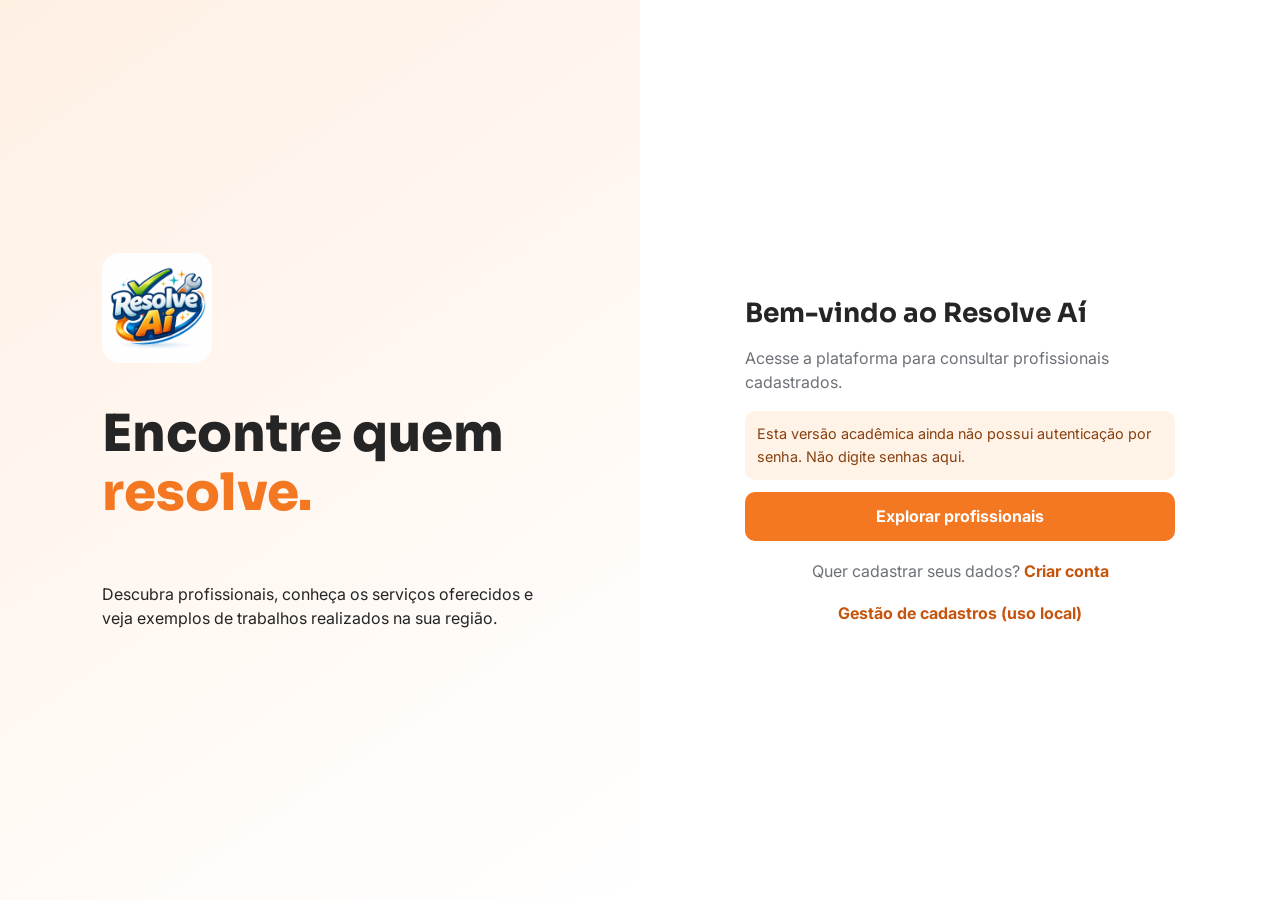
<file: frontend/index.html>
<!doctype html><html lang="pt-BR"><head><meta charset="utf-8"><meta name="viewport" content="width=device-width,initial-scale=1"><meta name="description" content="Encontre profissionais no Resolve Aí"><title>Bem-vindo | Resolve Aí</title><link rel="icon" href="IMG/logo_resolveai.jpeg"><link rel="stylesheet" href="CSS/v1.css"><link rel="stylesheet" href="CSS/api-integration.css"></head><body><main class="auth-layout"><section class="auth-brand-panel"><img src="IMG/logo_resolveai.jpeg" alt="Logo Resolve Aí"><h1>Encontre quem <span>resolve.</span></h1><p>Descubra profissionais, conheça os serviços oferecidos e veja exemplos de trabalhos realizados na sua região.</p></section><section class="auth-side"><section class="auth-card"><h2>Bem-vindo ao Resolve Aí</h2><p>Acesse a plataforma para consultar profissionais cadastrados.</p><div class="notice">Esta versão acadêmica ainda não possui autenticação por senha. Não digite senhas aqui.</div><a class="button button-primary" href="home.html">Explorar profissionais</a><div class="auth-foot">Quer cadastrar seus dados? <a href="register.html">Criar conta</a></div><div class="auth-foot"><a href="gestao.html">Gestão de cadastros (uso local)</a></div></section></section></main></body></html>
</file>
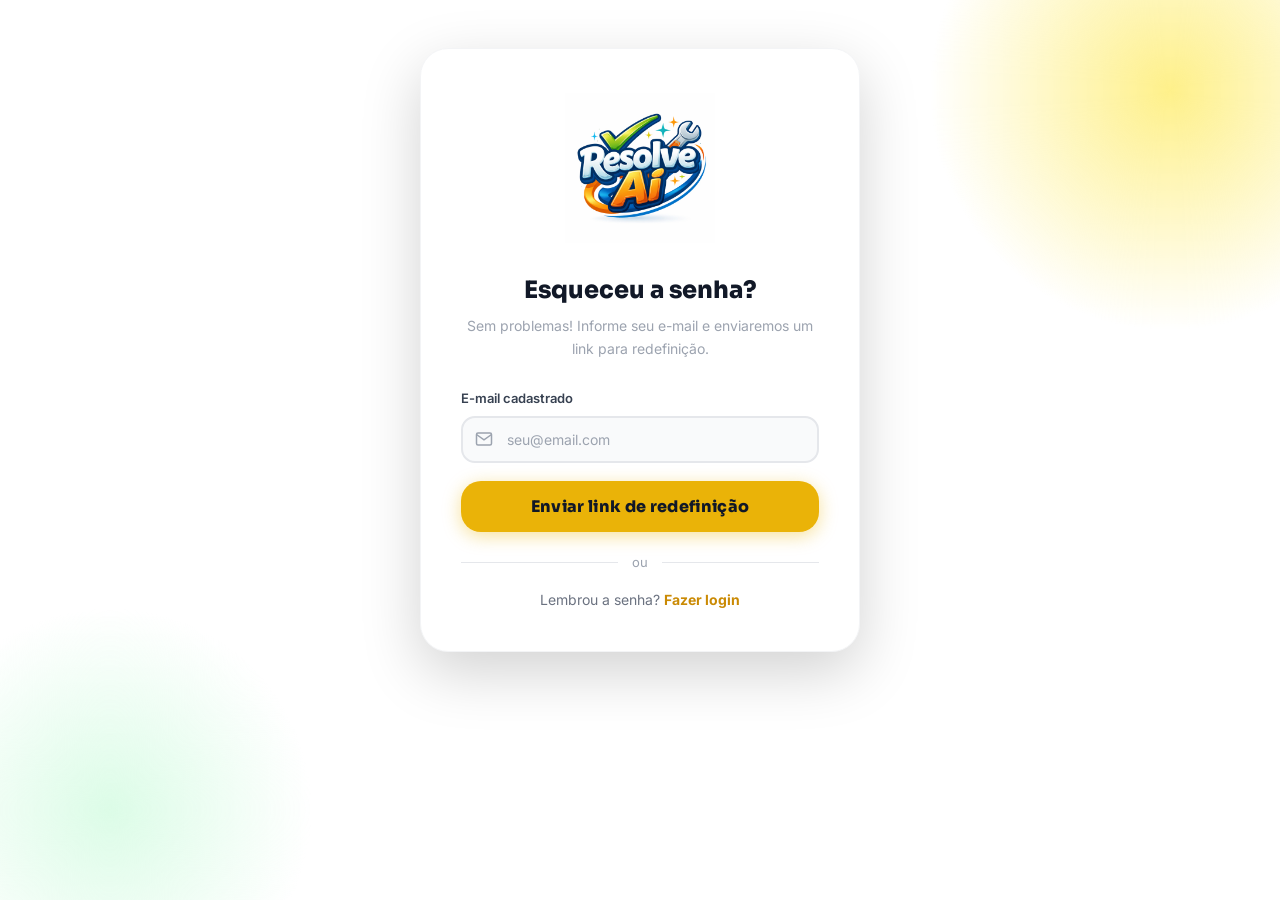
<file: frontend/forgot-password.html>
<!DOCTYPE html>
<html lang="pt-BR">
<head>
  <meta charset="UTF-8" />
  <meta name="viewport" content="width=device-width, initial-scale=1.0" />
  <title>Resolve Aí – Esqueci a senha</title>
  <link rel="icon" type="image/jpeg" href="IMG/logo_resolveai.jpeg" />
  <link rel="stylesheet" href="CSS/style.css" />
  <link rel="stylesheet" href="CSS/login.css" />
  <link href="https://fonts.googleapis.com/css2?family=Sora:wght@400;600;700;800&family=Inter:wght@400;500;600;700&display=swap" rel="stylesheet" />
  <link rel="stylesheet" href="CSS/page-transition.css" />
</head>
<body class="auth-body">

  <div class="auth-bg-shape shape-1"></div>
  <div class="auth-bg-shape shape-2"></div>

  <main class="auth-card">
    <div class="logo-wrap">
      <img src="IMG/logo_resolveai.jpeg" alt="Resolve Aí" class="logo-img" />
    </div>

    <div id="stepRequest">
      <h1 class="auth-title">Esqueceu a senha?</h1>
      <p class="auth-subtitle">Sem problemas! Informe seu e-mail e enviaremos um link para redefinição.</p>

      <div class="input-group">
        <label for="resetEmail">E-mail cadastrado</label>
        <div class="input-wrapper">
          <svg class="input-icon" viewBox="0 0 24 24" fill="none" stroke="currentColor" stroke-width="2"><path d="M4 4h16c1.1 0 2 .9 2 2v12c0 1.1-.9 2-2 2H4c-1.1 0-2-.9-2-2V6c0-1.1.9-2 2-2z"/><polyline points="22,6 12,13 2,6"/></svg>
          <input type="email" id="resetEmail" placeholder="seu@email.com" autocomplete="email" />
        </div>
      </div>

      <button class="btn-primary" style="width:100%" onclick="handleForgotPassword()">Enviar link de redefinição</button>
    </div>

    <div id="stepSuccess" style="display:none; text-align:center;">
      <div style="font-size:56px; margin-bottom:16px;">📬</div>
      <h1 class="auth-title">E-mail enviado!</h1>
      <p class="auth-subtitle" style="margin-bottom:28px">Verifique sua caixa de entrada e siga as instruções para redefinir sua senha.</p>
      <button class="btn-primary" style="width:100%" onclick="window.location.href='index.html'">Voltar ao login</button>
    </div>

    <div class="auth-divider"><span>ou</span></div>

    <p class="auth-switch">
      Lembrou a senha?
      <a href="index.html" class="link-accent">Fazer login</a>
    </p>
  </main>

  <script src="JS/auth.js"></script>
  <script src="JS/forgot-password.js"></script>
  <script src="JS/page-transition.js"></script>
</body>
</html>
</file>
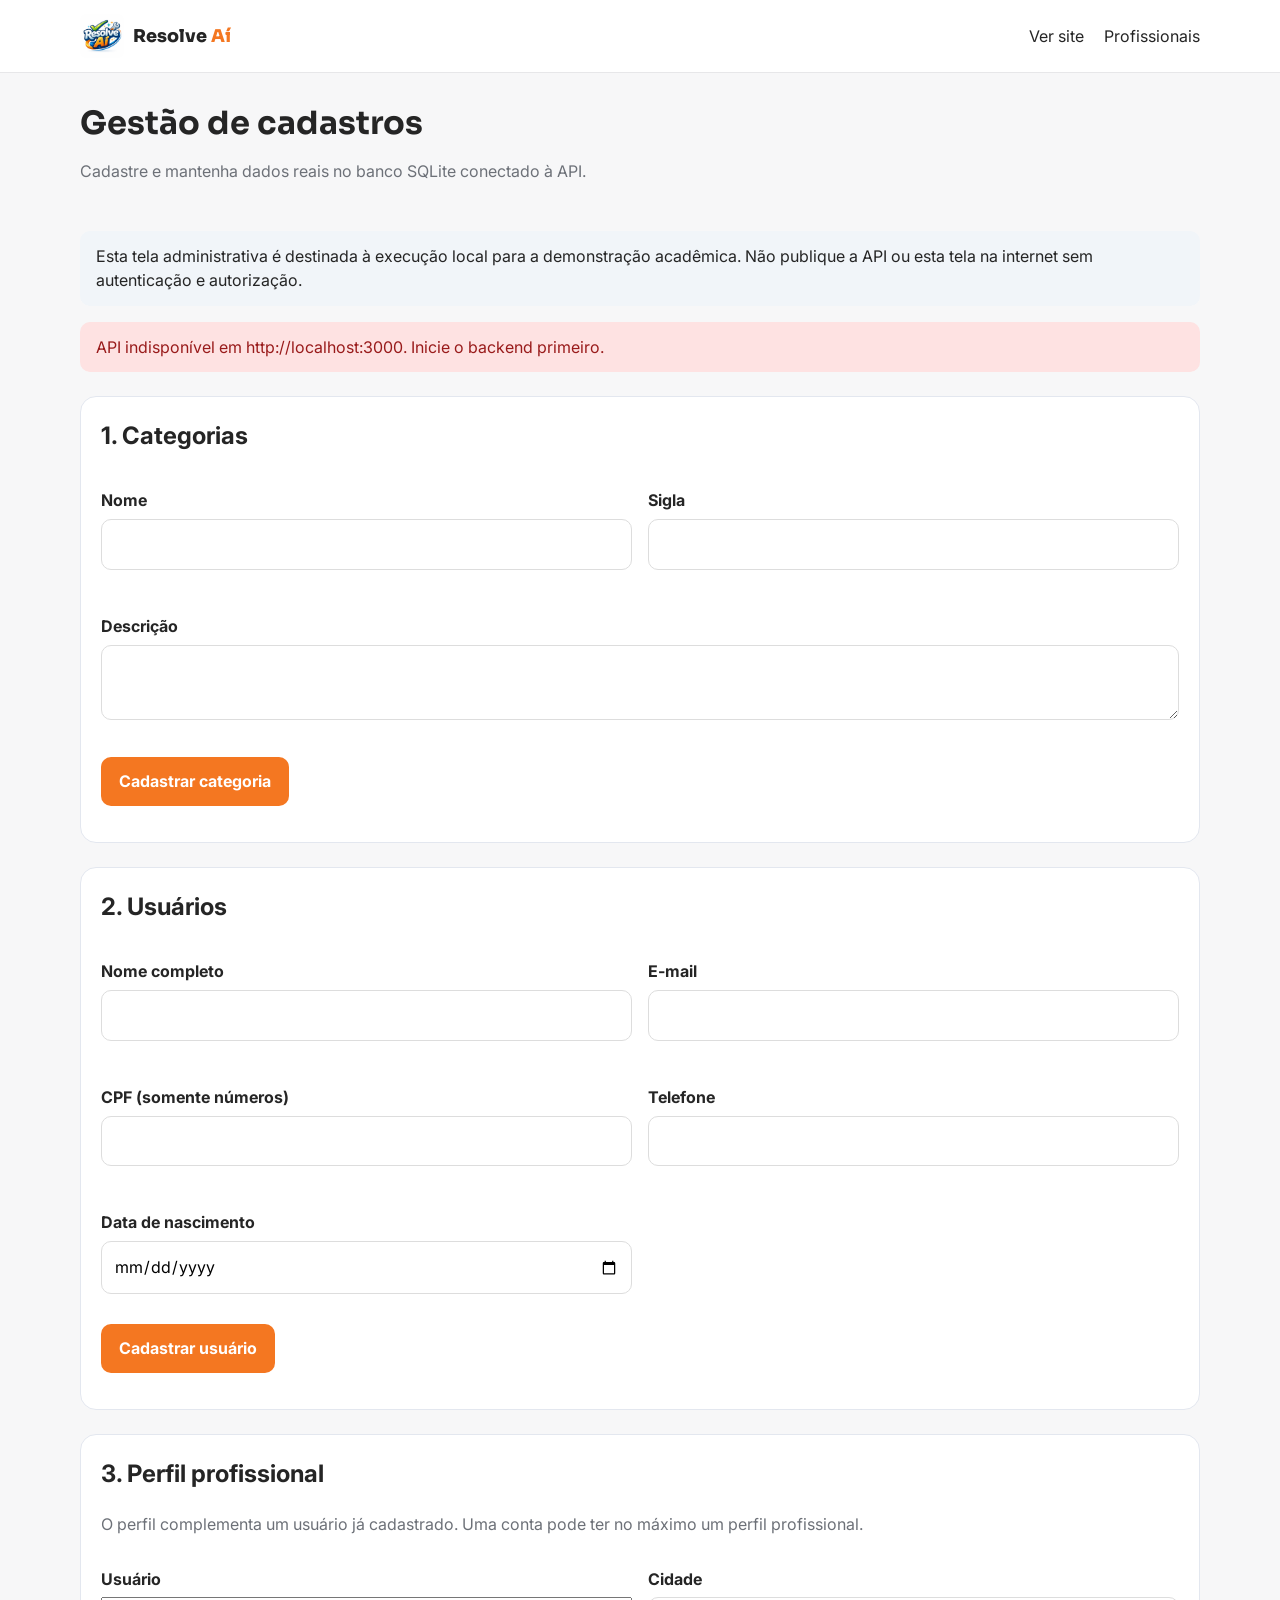
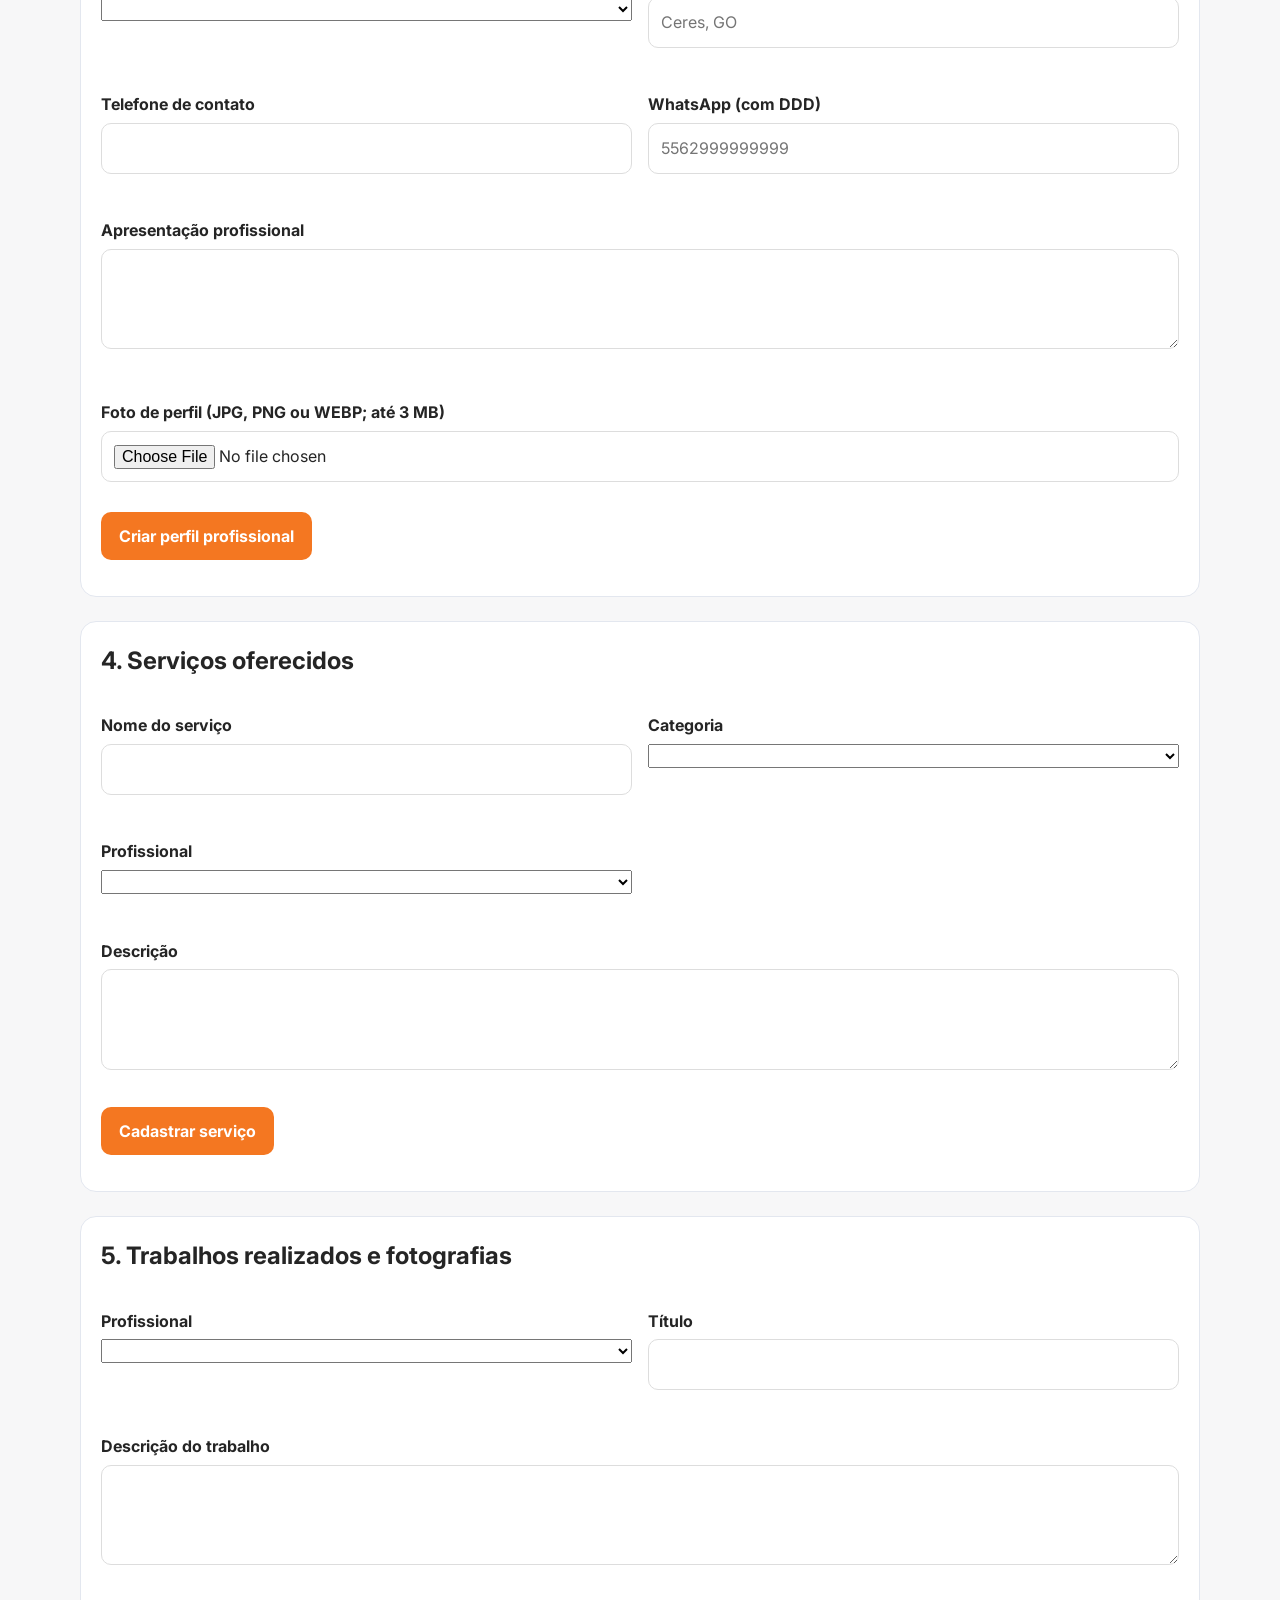
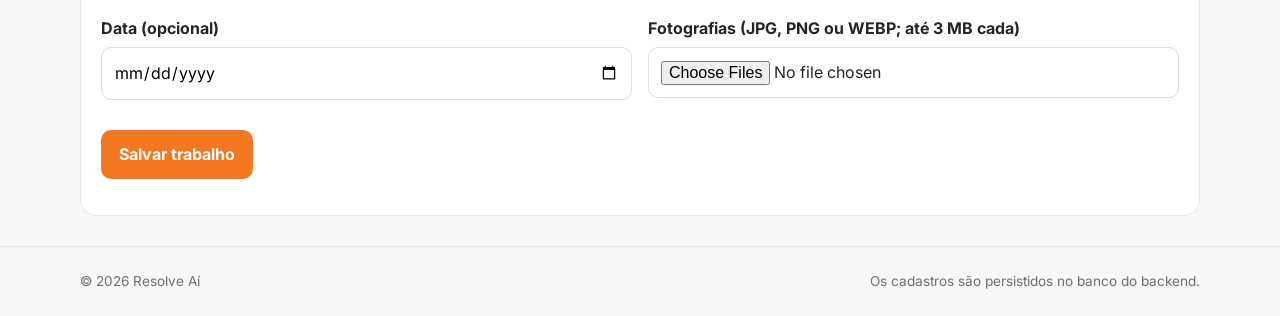
<file: frontend/gestao.html>
<!doctype html>
<html lang="pt-BR"><head><meta charset="utf-8"><meta name="viewport" content="width=device-width,initial-scale=1"><title>Gestão de cadastros | Resolve Aí</title><link rel="icon" href="IMG/logo_resolveai.jpeg"><link rel="stylesheet" href="CSS/v1.css"><link rel="stylesheet" href="CSS/api-integration.css"></head>
<body><header class="site-header"><div class="container header-inner"><a class="brand" href="home.html"><img src="IMG/logo_resolveai.jpeg" alt=""><span>Resolve <em>Aí</em></span></a><nav class="nav"><a href="home.html">Ver site</a><a href="resultados.html">Profissionais</a></nav></div></header>
<main class="container"><section class="page-title"><h1>Gestão de cadastros</h1><p>Cadastre e mantenha dados reais no banco SQLite conectado à API.</p></section>
<div class="api-status">Esta tela administrativa é destinada à execução local para a demonstração acadêmica. Não publique a API ou esta tela na internet sem autenticação e autorização.</div><div id="adminStatus" class="api-status" role="status">Conectando à API…</div>
<section class="api-admin-section"><h2>1. Categorias</h2><form id="categoryForm" class="api-form-grid"><div class="field"><label for="catName">Nome</label><input id="catName" required maxlength="80"></div><div class="field"><label for="catSigla">Sigla</label><input id="catSigla" required maxlength="12"></div><div class="field full"><label for="catDescription">Descrição</label><textarea id="catDescription" rows="2"></textarea></div><div class="full"><button class="button button-primary">Cadastrar categoria</button></div></form><div id="categoryList" class="api-admin-list"></div></section>
<section class="api-admin-section"><h2>2. Usuários</h2><form id="userForm" class="api-form-grid"><div class="field"><label for="userName">Nome completo</label><input id="userName" required maxlength="120"></div><div class="field"><label for="userEmail">E-mail</label><input id="userEmail" type="email" required maxlength="160"></div><div class="field"><label for="userCpf">CPF (somente números)</label><input id="userCpf" inputmode="numeric" minlength="11" maxlength="14" required></div><div class="field"><label for="userPhone">Telefone</label><input id="userPhone" maxlength="25"></div><div class="field"><label for="userBirth">Data de nascimento</label><input id="userBirth" type="date"></div><div class="full"><button class="button button-primary">Cadastrar usuário</button></div></form><div id="userList" class="api-admin-list"></div></section>
<section class="api-admin-section"><h2>3. Perfil profissional</h2><p class="muted">O perfil complementa um usuário já cadastrado. Uma conta pode ter no máximo um perfil profissional.</p><form id="professionalForm" class="api-form-grid"><div class="field"><label for="professionalUser">Usuário</label><select id="professionalUser" required></select></div><div class="field"><label for="professionalCity">Cidade</label><input id="professionalCity" required maxlength="100" placeholder="Ceres, GO"></div><div class="field"><label for="professionalPhone">Telefone de contato</label><input id="professionalPhone" maxlength="25"></div><div class="field"><label for="professionalWhatsapp">WhatsApp (com DDD)</label><input id="professionalWhatsapp" maxlength="25" placeholder="5562999999999"></div><div class="field full"><label for="professionalBio">Apresentação profissional</label><textarea id="professionalBio" rows="3" maxlength="1500"></textarea></div><div class="field full"><label for="professionalPhoto">Foto de perfil (JPG, PNG ou WEBP; até 3 MB)</label><input id="professionalPhoto" type="file" accept="image/jpeg,image/png,image/webp"></div><div class="full"><button class="button button-primary">Criar perfil profissional</button></div></form><div id="professionalList" class="api-admin-list"></div></section>
<section class="api-admin-section"><h2>4. Serviços oferecidos</h2><form id="serviceForm" class="api-form-grid"><div class="field"><label for="serviceName">Nome do serviço</label><input id="serviceName" required maxlength="120"></div><div class="field"><label for="serviceCategory">Categoria</label><select id="serviceCategory" required></select></div><div class="field"><label for="serviceProfessional">Profissional</label><select id="serviceProfessional" required></select></div><div class="field full"><label for="serviceDescription">Descrição</label><textarea id="serviceDescription" rows="3" required maxlength="1500"></textarea></div><div class="full"><button class="button button-primary">Cadastrar serviço</button></div></form><div id="serviceList" class="api-admin-list"></div></section>
<section class="api-admin-section"><h2>5. Trabalhos realizados e fotografias</h2><form id="workForm" class="api-form-grid"><div class="field"><label for="workProfessional">Profissional</label><select id="workProfessional" required></select></div><div class="field"><label for="workTitle">Título</label><input id="workTitle" required maxlength="120"></div><div class="field full"><label for="workDescription">Descrição do trabalho</label><textarea id="workDescription" rows="3" required maxlength="1500"></textarea></div><div class="field"><label for="workDate">Data (opcional)</label><input id="workDate" type="date"></div><div class="field"><label for="workImages">Fotografias (JPG, PNG ou WEBP; até 3 MB cada)</label><input id="workImages" type="file" accept="image/jpeg,image/png,image/webp" multiple></div><div class="full"><button class="button button-primary">Salvar trabalho</button></div></form><div id="workList" class="api-admin-list"></div></section>
</main><footer class="footer"><div class="container footer-inner"><span>© 2026 Resolve Aí</span><span>Os cadastros são persistidos no banco do backend.</span></div></footer><script src="JS/api-config.js"></script><script src="JS/admin-v1.js"></script></body></html>
</file>
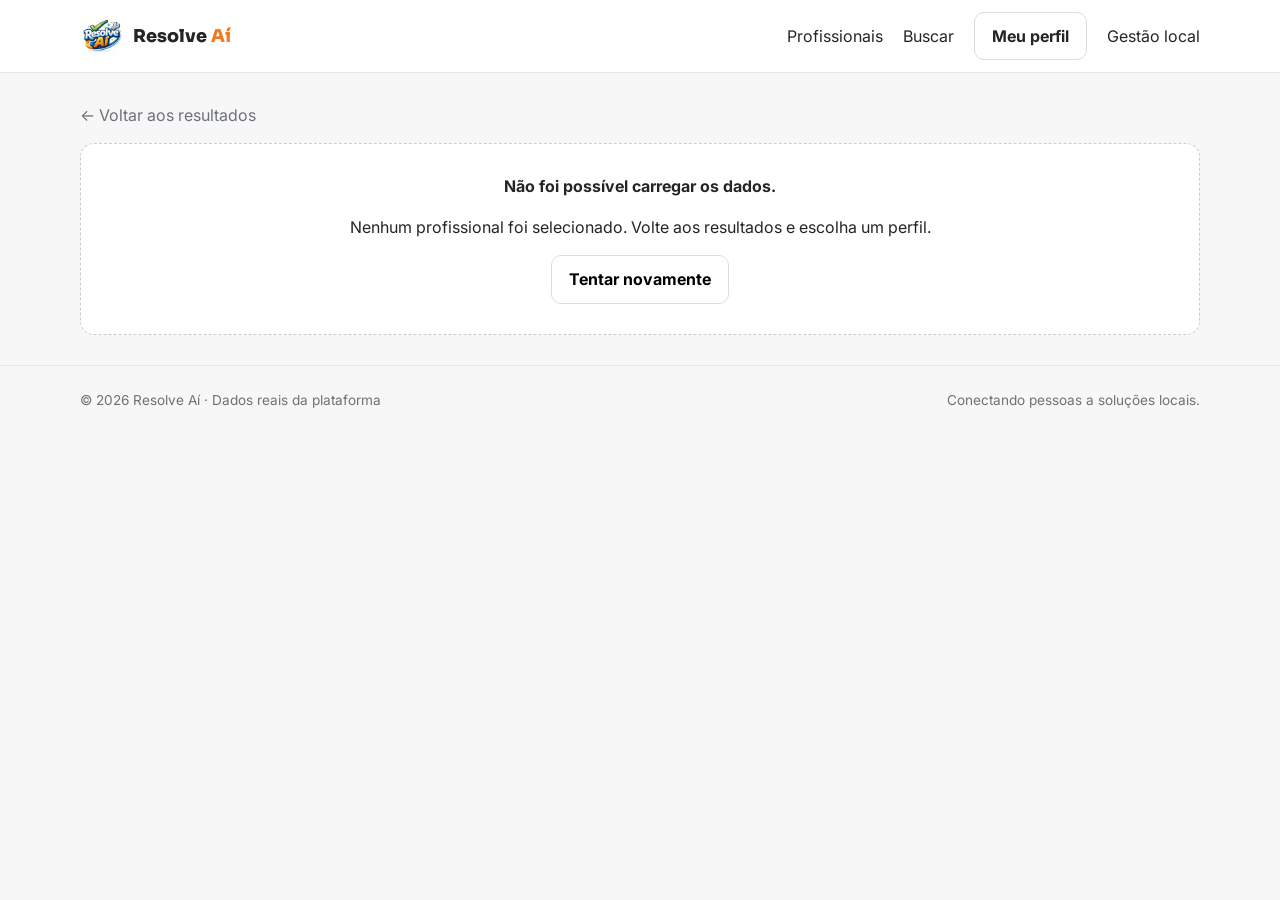
<file: frontend/prestador-perfil.html>
<!doctype html><html lang="pt-BR"><head><meta charset="utf-8"><meta name="viewport" content="width=device-width,initial-scale=1"><meta name="description" content="Encontre profissionais no Resolve Aí"><title>Perfil profissional | Resolve Aí</title><link rel="icon" href="IMG/logo_resolveai.jpeg"><link rel="stylesheet" href="CSS/v1.css"><link rel="stylesheet" href="CSS/api-integration.css"></head><body><header class="site-header"><div class="container header-inner"><a class="brand" href="home.html"><img src="IMG/logo_resolveai.jpeg" alt=""><span>Resolve <em>Aí</em></span></a><nav class="nav" aria-label="Principal"><a href="home.html#profissionais">Profissionais</a><a href="home.html#busca">Buscar</a><a class="button button-outline" href="profile.html">Meu perfil</a><a href="gestao.html">Gestão local</a></nav></div></header><main class="container"><section class="page-title"><a href="resultados.html" class="muted">← Voltar aos resultados</a></section><div id="professionalProfile"></div></main><footer class="footer"><div class="container footer-inner"><span>© 2026 Resolve Aí · Dados reais da plataforma</span><span>Conectando pessoas a soluções locais.</span></div></footer><script src="JS/api-config.js"></script><script src="JS/api-v1.js"></script></body></html>
</file>
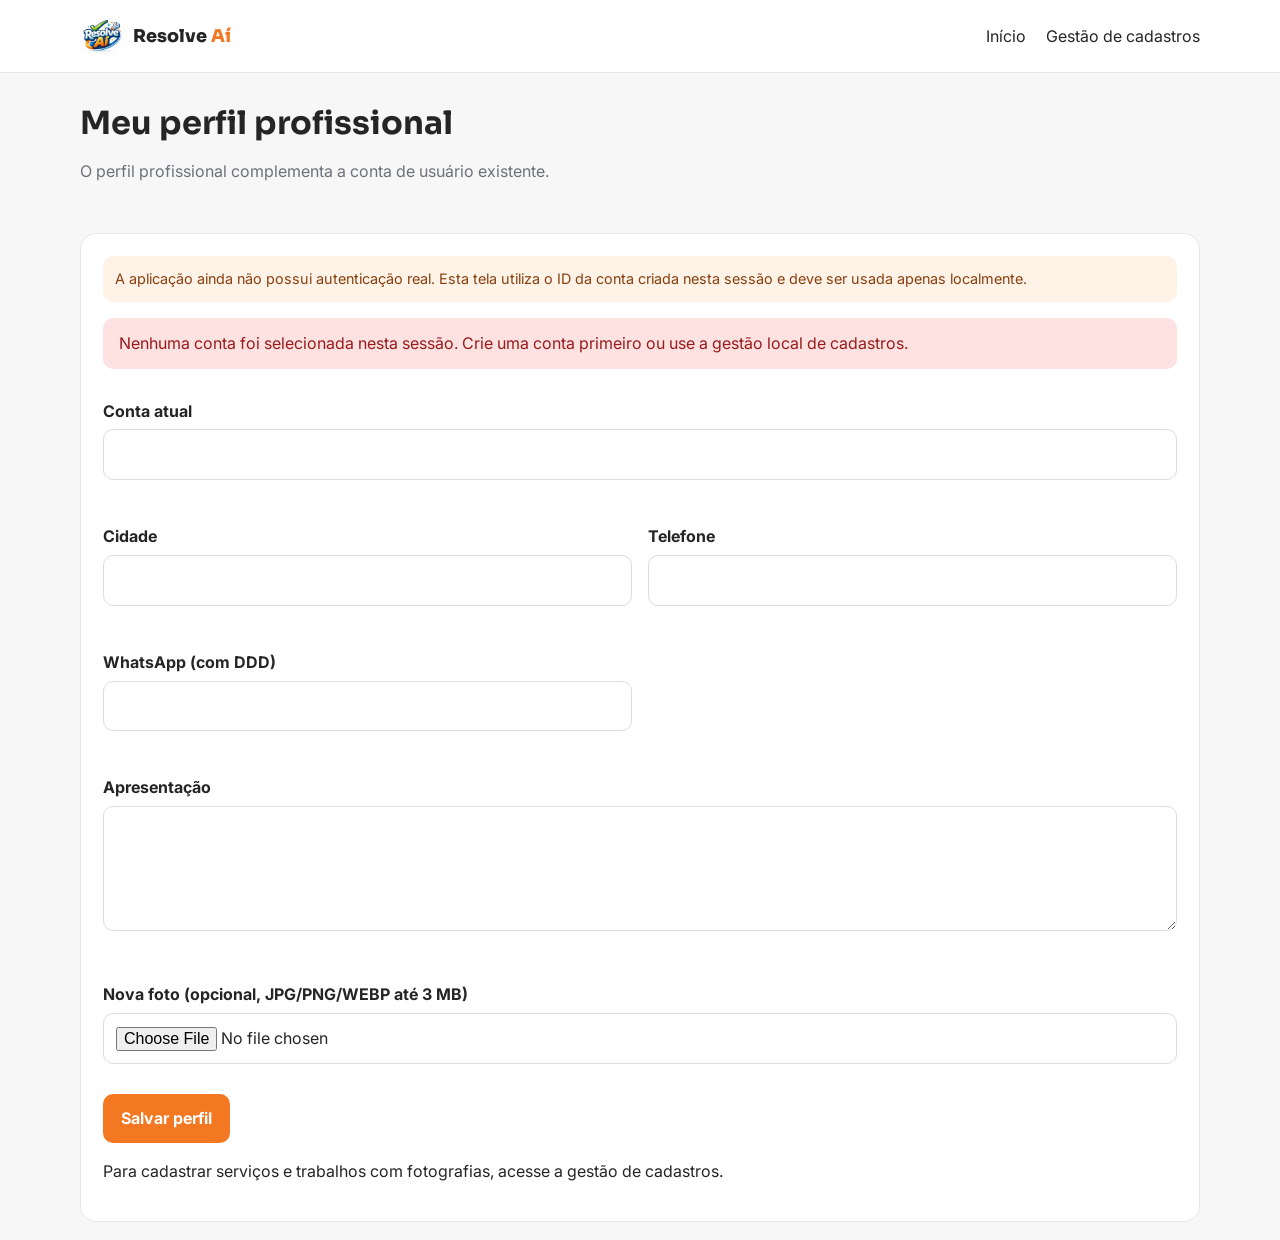
<file: frontend/profile.html>
<!doctype html><html lang="pt-BR"><head><meta charset="utf-8"><meta name="viewport" content="width=device-width,initial-scale=1"><title>Meu perfil profissional | Resolve Aí</title><link rel="icon" href="IMG/logo_resolveai.jpeg"><link rel="stylesheet" href="CSS/v1.css"><link rel="stylesheet" href="CSS/api-integration.css"></head><body><header class="site-header"><div class="container header-inner"><a class="brand" href="home.html"><img src="IMG/logo_resolveai.jpeg" alt=""><span>Resolve <em>Aí</em></span></a><nav class="nav"><a href="home.html">Início</a><a href="gestao.html">Gestão de cadastros</a></nav></div></header><main class="container"><section class="page-title"><h1>Meu perfil profissional</h1><p>O perfil profissional complementa a conta de usuário existente.</p></section><section class="content-card"><div class="notice">A aplicação ainda não possui autenticação real. Esta tela utiliza o ID da conta criada nesta sessão e deve ser usada apenas localmente.</div><div id="profileStatus" class="api-status">Carregando dados…</div><form id="myProfileForm" class="api-form-grid"><div class="field full"><label for="myUser">Conta atual</label><input id="myUser" readonly></div><div class="field"><label for="myCity">Cidade</label><input id="myCity" required maxlength="100"></div><div class="field"><label for="myPhone">Telefone</label><input id="myPhone" maxlength="25"></div><div class="field"><label for="myWhatsapp">WhatsApp (com DDD)</label><input id="myWhatsapp" maxlength="25"></div><div class="field full"><label for="myBio">Apresentação</label><textarea id="myBio" rows="4" maxlength="1500"></textarea></div><div class="field full"><label for="myPhoto">Nova foto (opcional, JPG/PNG/WEBP até 3 MB)</label><input id="myPhoto" type="file" accept="image/jpeg,image/png,image/webp"></div><div class="full"><button class="button button-primary" id="saveProfile">Salvar perfil</button></div></form><p>Para cadastrar serviços e trabalhos com fotografias, acesse a <a href="gestao.html">gestão de cadastros</a>.</p></section></main><script src="JS/api-config.js"></script><script src="JS/profile-v1.js"></script></body></html>
</file>
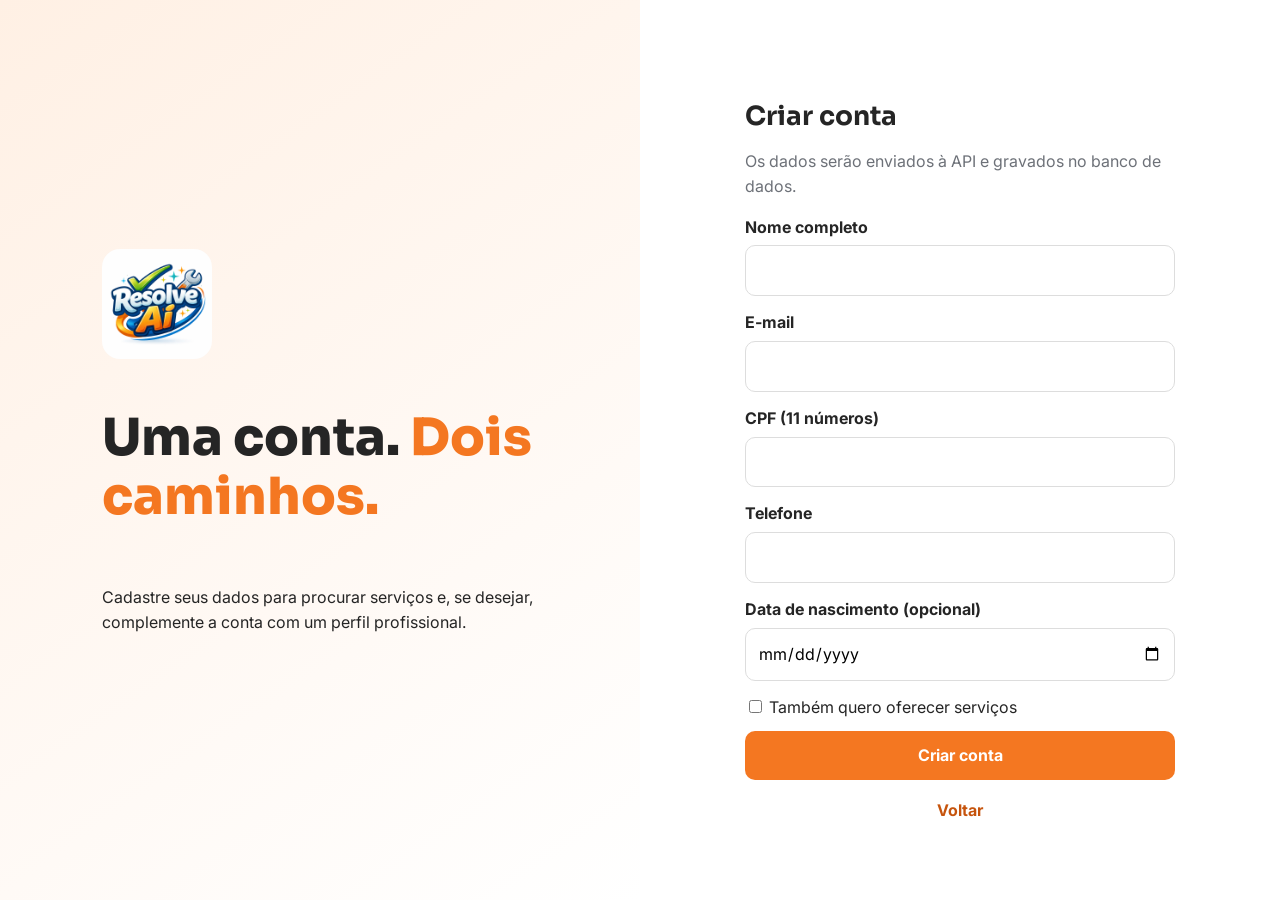
<file: frontend/register.html>
<!doctype html><html lang="pt-BR"><head><meta charset="utf-8"><meta name="viewport" content="width=device-width,initial-scale=1"><title>Criar conta | Resolve Aí</title><link rel="icon" href="IMG/logo_resolveai.jpeg"><link rel="stylesheet" href="CSS/v1.css"><link rel="stylesheet" href="CSS/api-integration.css"></head><body><main class="auth-layout"><section class="auth-brand-panel"><a href="index.html"><img src="IMG/logo_resolveai.jpeg" alt="Logo Resolve Aí"></a><h1>Uma conta. <span>Dois caminhos.</span></h1><p>Cadastre seus dados para procurar serviços e, se desejar, complemente a conta com um perfil profissional.</p></section><section class="auth-side"><form class="auth-card" id="registerForm"><h2>Criar conta</h2><p>Os dados serão enviados à API e gravados no banco de dados.</p><div class="field"><label for="name">Nome completo</label><input id="name" required maxlength="120"></div><div class="field"><label for="email">E-mail</label><input id="email" type="email" required maxlength="160"></div><div class="field"><label for="cpf">CPF (11 números)</label><input id="cpf" required inputmode="numeric" minlength="11" maxlength="14"></div><div class="field"><label for="phone">Telefone</label><input id="phone" maxlength="25"></div><div class="field"><label for="birth">Data de nascimento (opcional)</label><input id="birth" type="date"></div><label><input type="checkbox" id="wantsProfessional"> Também quero oferecer serviços</label><div id="professionalFields" hidden><div class="field"><label for="city">Cidade</label><input id="city" maxlength="100" placeholder="Ex.: Ceres, GO"></div><div class="field"><label for="bio">Apresentação profissional</label><textarea id="bio" rows="3" maxlength="1500"></textarea></div><div class="field"><label for="photo">Foto de perfil (JPG, PNG ou WEBP, até 3 MB)</label><input id="photo" type="file" accept="image/jpeg,image/png,image/webp"></div><p class="muted">Depois de criar o perfil, cadastre categorias e serviços na <a href="gestao.html">gestão de cadastros</a>.</p></div><div id="registerStatus" class="api-status" hidden></div><button class="button button-primary" type="submit" id="registerSubmit">Criar conta</button><div class="auth-foot"><a href="index.html">Voltar</a></div></form></section></main><script src="JS/api-config.js"></script><script src="JS/register-v1.js"></script></body></html>
</file>
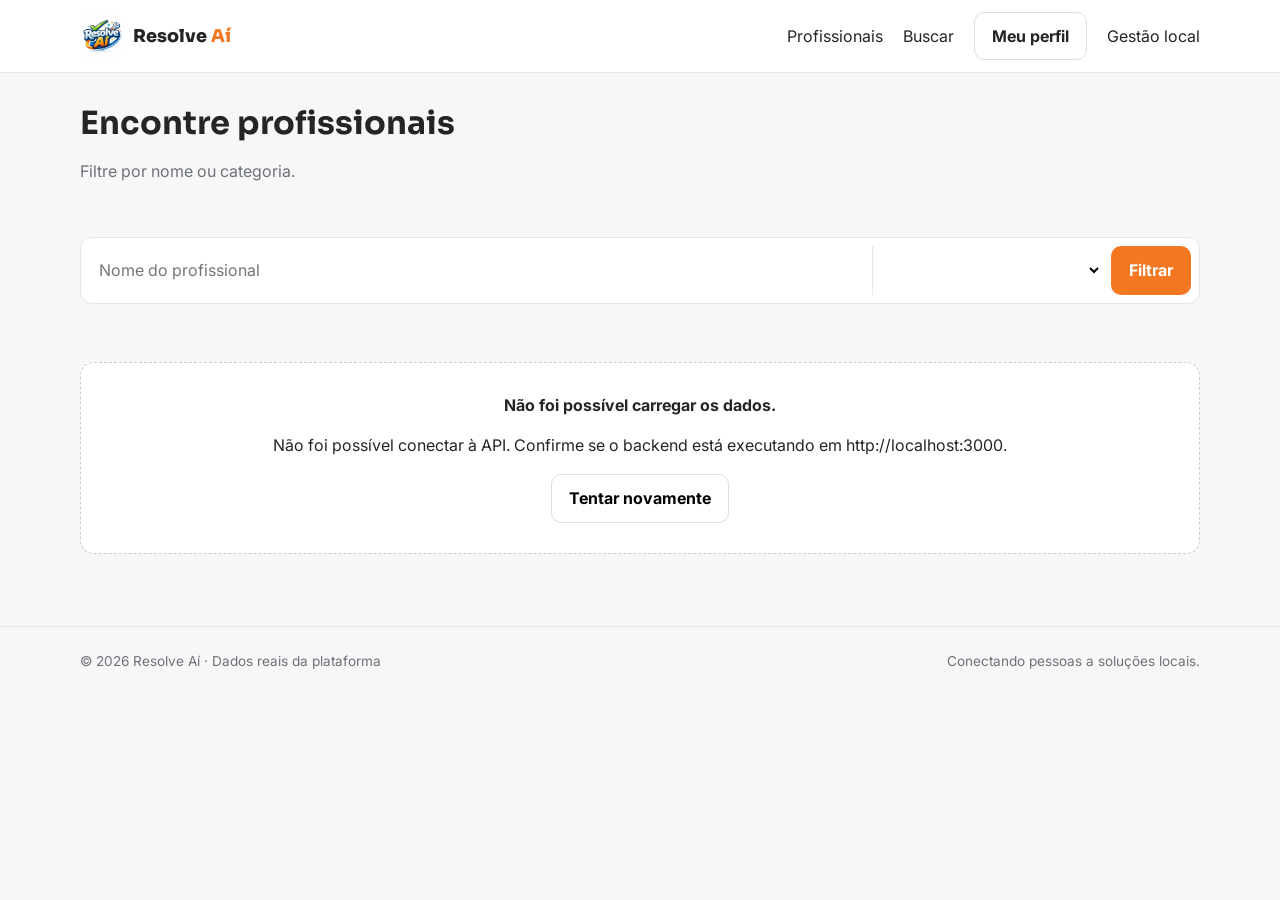
<file: frontend/resultados.html>
<!doctype html><html lang="pt-BR"><head><meta charset="utf-8"><meta name="viewport" content="width=device-width,initial-scale=1"><meta name="description" content="Encontre profissionais no Resolve Aí"><title>Resultados | Resolve Aí</title><link rel="icon" href="IMG/logo_resolveai.jpeg"><link rel="stylesheet" href="CSS/v1.css"><link rel="stylesheet" href="CSS/api-integration.css"></head><body><header class="site-header"><div class="container header-inner"><a class="brand" href="home.html"><img src="IMG/logo_resolveai.jpeg" alt=""><span>Resolve <em>Aí</em></span></a><nav class="nav" aria-label="Principal"><a href="home.html#profissionais">Profissionais</a><a href="home.html#busca">Buscar</a><a class="button button-outline" href="profile.html">Meu perfil</a><a href="gestao.html">Gestão local</a></nav></div></header><main class="container"><section class="page-title"><h1>Encontre profissionais</h1><p>Filtre por nome ou categoria.</p></section><form id="resultsSearch" class="filters"><input id="resultsQuery" placeholder="Nome do profissional" aria-label="Nome ou especialidade"><select id="resultsCategory" aria-label="Categoria"></select><button class="button button-primary">Filtrar</button></form><p id="resultsSummary" class="muted" aria-live="polite"></p><section class="section"><div id="resultsProfessionals" class="professional-grid"></div></section></main><footer class="footer"><div class="container footer-inner"><span>© 2026 Resolve Aí · Dados reais da plataforma</span><span>Conectando pessoas a soluções locais.</span></div></footer><script src="JS/api-config.js"></script><script src="JS/api-v1.js"></script></body></html>
</file>
<file: frontend/CSS/v1.css>
@import url('https://fonts.googleapis.com/css2?family=Sora:wght@400;600;700;800&family=Inter:wght@400;500;600;700&display=swap');:root{--orange:#f47721;--dark:#252525;--muted:#6d7178;--line:#e7e7e9;--bg:#f7f7f8}*{box-sizing:border-box}body{margin:0;background:var(--bg);color:var(--dark);font:16px/1.55 Inter,Arial,sans-serif}a{color:inherit;text-decoration:none}button,input,select,textarea{font:inherit}.container{width:min(1120px,calc(100% - 32px));margin:auto}.site-header{background:white;border-bottom:1px solid var(--line);position:sticky;top:0;z-index:5}.header-inner{height:72px;display:flex;align-items:center;justify-content:space-between}.brand{display:flex;align-items:center;gap:9px;font:800 1.1rem Sora,sans-serif}.brand img{width:44px;height:44px;object-fit:contain;border-radius:8px}.brand em,.hero h1 span,.auth-brand-panel h1 span{color:var(--orange);font-style:normal}.nav{display:flex;align-items:center;gap:20px}.button{display:inline-flex;justify-content:center;align-items:center;padding:11px 17px;border-radius:10px;border:1px solid transparent;font-weight:700;cursor:pointer}.button-primary{background:var(--orange);color:white}.button-primary:hover{background:#dc5f12}.button-outline{background:white;border-color:#ddd}.hero{padding:55px 0;background:linear-gradient(125deg,#fff,#fff5ed)}.hero-grid{display:grid;grid-template-columns:1fr 1fr;gap:40px;align-items:center}.eyebrow{color:#bd4d0a;background:#ffeadb;padding:6px 12px;border-radius:30px;font-size:.78rem;font-weight:800}.hero h1{font:800 clamp(2.1rem,4.5vw,3.5rem)/1.12 Sora,sans-serif;letter-spacing:-.04em}.hero p,.page-title p,.meta,.muted{color:var(--muted)}.hero-visual{background:white;padding:15px;border:1px solid var(--line);border-radius:22px}.hero-visual img{width:100%;height:290px;object-fit:cover;border-radius:14px}.search-panel,.filters{display:flex;gap:9px;margin-top:22px;background:white;padding:8px;border:1px solid var(--line);border-radius:12px}.search-panel input,.search-panel select,.filters input,.filters select{border:0;outline-color:var(--orange);padding:10px;min-width:0;flex:1;background:white}.search-panel select,.filters select{border-left:1px solid var(--line);max-width:230px}.section{padding:42px 0}.section-heading{display:flex;justify-content:space-between;align-items:end;margin-bottom:20px}.section-heading h2,.content-card h2{font:700 1.5rem Sora,sans-serif;margin:0}.section-heading p{margin:4px 0;color:var(--muted)}.professional-grid{display:grid;grid-template-columns:repeat(3,minmax(0,1fr));gap:18px}.professional-card{background:white;border:1px solid var(--line);border-radius:16px;overflow:hidden;transition:.2s}.professional-card:hover{transform:translateY(-3px);box-shadow:0 10px 28px #00000012}.card-photo{width:100%;height:205px;object-fit:cover;background:#eee}.card-body{padding:16px}.card-body h3{font:700 1.05rem Sora,sans-serif;margin:3px 0}.category{color:#c6540d;font-size:.9rem;font-weight:700}.meta{font-size:.9rem}.card-body .button{width:100%}.page-title{padding:30px 0 15px}.page-title h1{font:700 2rem Sora,sans-serif;margin:0 0 4px}.empty-state{grid-column:1/-1;text-align:center;padding:30px;background:white;border:1px dashed #ccc;border-radius:14px}.profile-top{background:white;border:1px solid var(--line);border-radius:20px;padding:24px;display:grid;grid-template-columns:150px 1fr;gap:22px;align-items:center}.profile-avatar{width:150px;height:150px;object-fit:cover;border-radius:16px}.profile-top h1{font:700 2rem Sora,sans-serif;margin:0}.profile-top p{color:var(--muted)}.profile-actions,.contact-grid{display:flex;gap:10px;flex-wrap:wrap}.content-card{background:white;border:1px solid var(--line);border-radius:16px;padding:22px;margin:18px 0}.service-list{display:grid;grid-template-columns:repeat(2,1fr);gap:10px}.service-item,.contact-detail{padding:12px;background:#fff5ed;border:1px solid #ffeadb;border-radius:10px}.work-grid{display:grid;grid-template-columns:repeat(2,1fr);gap:14px}.work-card{border:1px solid var(--line);border-radius:12px;overflow:hidden}.work-card h3{margin:12px 14px 3px}.work-card p{margin:0;padding:0 14px 14px;color:var(--muted)}.work-photos{display:grid;grid-template-columns:repeat(2,1fr);gap:3px}.work-photos img{width:100%;height:170px;object-fit:cover}.demo-note{font-size:.82rem;color:var(--muted)}.footer{margin-top:30px;padding:24px 0;border-top:1px solid var(--line);color:var(--muted);font-size:.85rem}.footer-inner{display:flex;justify-content:space-between;flex-wrap:wrap}.auth-layout{min-height:100vh;display:grid;grid-template-columns:1fr 1fr;background:white}.auth-brand-panel{background:linear-gradient(145deg,#fff0e4,#fff);display:flex;flex-direction:column;justify-content:center;padding:8vw}.auth-brand-panel img{width:110px;height:110px;object-fit:contain;border-radius:18px}.auth-brand-panel h1{font:800 clamp(2rem,4vw,3.2rem)/1.15 Sora,sans-serif}.auth-side{display:flex;align-items:center;justify-content:center;padding:30px}.auth-card{width:min(430px,100%)}.auth-card h2{font:700 1.65rem Sora,sans-serif;margin-bottom:4px}.auth-card>p{color:var(--muted)}.field{margin:14px 0}.field label{display:block;font-weight:700;margin-bottom:6px}.field input,.field textarea{width:100%;padding:12px;border:1px solid #ddd;border-radius:10px}.auth-card>.button{width:100%;margin-top:12px}.auth-foot{text-align:center;margin-top:18px;color:var(--muted)}.auth-foot a{color:#c6540d;font-weight:700}.notice{padding:12px;background:#fff2e7;color:#87400f;border-radius:10px;font-size:.9rem}.contact-detail{overflow-wrap:anywhere}@media(max-width:800px){.hero-grid{grid-template-columns:1fr}.hero-visual{display:none}.professional-grid{grid-template-columns:repeat(2,1fr)}.auth-layout{grid-template-columns:1fr}.auth-brand-panel{padding:25px;align-items:center;text-align:center}.auth-brand-panel img{width:75px;height:75px}.auth-brand-panel h1{margin:10px}.auth-side{padding:25px}.nav a:not(.button){display:none}}@media(max-width:540px){.professional-grid,.service-list,.work-grid{grid-template-columns:1fr}.hero{padding:35px 0}.search-panel,.filters{flex-direction:column}.search-panel select,.filters select{max-width:none;border-left:0;border-top:1px solid var(--line)}.search-panel .button,.filters .button{width:100%}.profile-top{grid-template-columns:1fr;text-align:center}.profile-avatar{margin:auto;width:115px;height:115px}.profile-actions,.contact-grid{justify-content:center}.section{padding:30px 0}.section-heading{align-items:start;gap:10px;flex-direction:column}.work-photos img{height:150px}}
</file>
<file: frontend/CSS/api-integration.css>
.api-placeholder { display:flex; align-items:center; justify-content:center; background:linear-gradient(135deg,#e9edf5,#cdd5e4); color:#34415d; font-size:2rem; font-weight:800; }
.api-toast { position:fixed; z-index:9999; right:1rem; bottom:1rem; max-width:min(90vw,520px); padding:1rem 1.2rem; border-radius:12px; background:#172033; color:white; box-shadow:0 8px 30px #0002; }
.api-toast[data-type="error"] { background:#8d2525; }
.api-toast[data-type="success"] { background:#17633b; }
.api-form-grid { display:grid; grid-template-columns:repeat(2,minmax(0,1fr)); gap:1rem; }
.api-form-grid .field { min-width:0; }
.api-form-grid .full { grid-column:1/-1; }
.api-admin-section { margin:1.5rem 0; padding:1.25rem; border:1px solid #e3e7ef; border-radius:16px; background:white; }
.api-admin-section h2 { margin-top:0; }
.api-admin-section input, .api-admin-section select, .api-admin-section textarea { width:100%; }
.api-admin-list { display:grid; gap:.65rem; margin-top:1rem; }
.api-admin-item { display:flex; justify-content:space-between; align-items:center; gap:1rem; padding:.8rem; border:1px solid #e3e7ef; border-radius:10px; }
.api-admin-item p { margin:.2rem 0; }
.api-admin-item button { flex-shrink:0; }
.api-status { padding:.8rem 1rem; border-radius:10px; background:#f1f5f9; margin:1rem 0; }
.api-status.error { background:#fee2e2; color:#991b1b; }
.api-status.success { background:#dcfce7; color:#166534; }
@media(max-width:700px){.api-form-grid{grid-template-columns:1fr}.api-admin-item{align-items:flex-start;flex-direction:column}}
</file>
<file: frontend/CSS/style.css>
/* ============================================================
   style.css — Variáveis globais e estilos compartilhados
   Resolve Aí
   ============================================================ */

@import url('https://fonts.googleapis.com/css2?family=Sora:wght@400;600;700;800&family=Inter:wght@400;500;600;700&display=swap');

:root {
  --white:        #ffffff;
  --off-white:    #ffffff;
  --gray-50:      #f9fafb;
  --gray-100:     #f3f4f6;
  --gray-200:     #e5e7eb;
  --gray-300:     #d1d5db;
  --gray-400:     #9ca3af;
  --gray-500:     #6b7280;
  --gray-600:     #4b5563;
  --gray-700:     #374151;
  --gray-800:     #1f2937;
  --gray-900:     #111827;
  --yellow-50:    #fefce8;
  --yellow-100:   #fef9c3;
  --yellow-200:   #fef08a;
  --yellow-300:   #fde047;
  --yellow-400:   #facc15;
  --yellow-500:   #eab308;
  --yellow-600:   #ca8a04;
  --green-100:    #dcfce7;
  --green-400:    #4ade80;
  --green-500:    #22c55e;
  --green-600:    #16a34a;
  --shadow-sm:    0 1px 3px rgba(0,0,0,.08), 0 1px 2px rgba(0,0,0,.05);
  --shadow-md:    0 4px 16px rgba(0,0,0,.10);
  --shadow-lg:    0 10px 40px rgba(0,0,0,.14);
  --shadow-xl:    0 20px 60px rgba(0,0,0,.18);
  --radius-sm:    8px;
  --radius-md:    14px;
  --radius-lg:    20px;
  --radius-xl:    28px;
  --radius-full:  9999px;
  --font-display: 'Sora', sans-serif;
  --font-body:    'Inter', sans-serif;
  --transition:   all .22s cubic-bezier(.4,0,.2,1);
}

*, *::before, *::after { box-sizing: border-box; margin: 0; padding: 0; }

/* CORREÇÃO DEFINITIVA: html com overflow-y:scroll garante scroll sempre disponível */
html {
  scroll-behavior: smooth;
  overflow-y: scroll;
}

body {
  font-family: var(--font-body);
  font-size: 15px;
  line-height: 1.6;
  color: var(--gray-700);
  background: #ffffff;
  -webkit-font-smoothing: antialiased;
  overflow-x: hidden;
}

a   { color: inherit; text-decoration: none; }
img { max-width: 100%; display: block; }
input, button, textarea, select { font-family: inherit; }

.container {
  max-width: 1200px;
  margin: 0 auto;
  padding: 0 24px;
}

.btn-primary {
  display: inline-flex;
  align-items: center;
  justify-content: center;
  gap: 8px;
  padding: 14px 28px;
  background: var(--yellow-500);
  color: var(--gray-900);
  font-family: var(--font-display);
  font-weight: 800;
  font-size: 15px;
  border: none;
  border-radius: var(--radius-full);
  cursor: pointer;
  transition: var(--transition);
  box-shadow: 0 4px 14px rgba(234,179,8,.35);
  white-space: nowrap;
  letter-spacing: .02em;
}
.btn-primary:hover {
  background: var(--green-500);
  color: #ffffff;
  box-shadow: 0 6px 20px rgba(34,197,94,.40);
  transform: translateY(-2px);
}
.btn-primary:active { transform: translateY(0); }
.btn-primary:disabled { opacity: .65; cursor: not-allowed; transform: none; }

.btn-secondary {
  display: inline-flex;
  align-items: center;
  justify-content: center;
  gap: 8px;
  padding: 12px 22px;
  background: var(--yellow-100);
  color: var(--gray-800);
  font-family: var(--font-display);
  font-weight: 700;
  font-size: 14px;
  border: 2px solid var(--yellow-300);
  border-radius: var(--radius-full);
  cursor: pointer;
  transition: var(--transition);
  white-space: nowrap;
}
.btn-secondary:hover {
  background: var(--green-100);
  border-color: var(--green-400);
  color: var(--green-600);
  transform: translateY(-1px);
}
.btn-secondary svg { width: 16px; height: 16px; }

.section-badge {
  display: inline-block;
  padding: 5px 14px;
  background: var(--yellow-100);
  color: var(--yellow-600);
  font-size: 12px;
  font-weight: 700;
  font-family: var(--font-display);
  border-radius: var(--radius-full);
  letter-spacing: .08em;
  text-transform: uppercase;
  margin-bottom: 12px;
}
.section-header  { text-align: center; margin-bottom: 48px; }
.section-title   { font-family: var(--font-display); font-size: clamp(26px,4vw,40px); font-weight: 900; color: var(--gray-900); line-height: 1.2; margin-bottom: 12px; }
.section-desc    { font-size: 16px; color: var(--gray-500); max-width: 520px; margin: 0 auto; }

.link-accent          { color: var(--yellow-600); font-weight: 700; transition: color .2s; }
.link-accent:hover    { color: var(--green-600); }
.link-secondary       { color: var(--gray-500); font-size: 14px; transition: color .2s; }
.link-secondary:hover { color: var(--green-600); }

.toast {
  position: fixed;
  bottom: 28px; right: 28px;
  background: var(--gray-900);
  color: white;
  padding: 14px 22px;
  border-radius: var(--radius-md);
  font-size: 14px; font-weight: 600;
  box-shadow: var(--shadow-xl);
  z-index: 9999;
  transform: translateY(100px);
  opacity: 0;
  transition: all .3s cubic-bezier(.34,1.56,.64,1);
  pointer-events: none;
}
.toast.show    { transform: translateY(0); opacity: 1; }
.toast.success { background: var(--green-500); }
.toast.error   { background: #ef4444; }

::-webkit-scrollbar       { width: 6px; }
::-webkit-scrollbar-track { background: var(--gray-100); }
::-webkit-scrollbar-thumb { background: var(--yellow-400); border-radius: 4px; }
</file>
<file: frontend/CSS/login.css>
/* ============================================================
   login.css — Telas de login, cadastro e recuperação de senha
   Resolve Aí
   ============================================================ */

/* ── Corpo das páginas de auth ─────────────────────────────
   Usa layout de bloco simples — SEM flexbox no body —
   para garantir scroll nativo sem qualquer interferência.
──────────────────────────────────────────────────────────── */
.auth-body {
  min-height: 100vh;
  background: #ffffff;
  padding: 48px 24px 80px;
  /* Sem display:flex aqui — flexbox no body pode bloquear scroll em alguns browsers */
}

/* Centralização do card via margin auto no próprio elemento */

/* Formas decorativas — position:fixed para não afetar layout/scroll */
.auth-bg-shape {
  position: fixed;
  border-radius: 50%;
  pointer-events: none;
  z-index: 0;
  will-change: transform, opacity;
}

.shape-1 {
  width: 500px; height: 500px;
  background: radial-gradient(circle, var(--yellow-200) 0%, transparent 68%);
  top: -160px; right: -140px;
  animation: orbit1 14s cubic-bezier(0.45, 0, 0.55, 1) infinite;
}

.shape-2 {
  width: 420px; height: 420px;
  background: radial-gradient(circle, var(--green-100) 0%, transparent 68%);
  bottom: -120px; left: -100px;
  animation: orbit2 14s cubic-bezier(0.45, 0, 0.55, 1) infinite;
}

@keyframes orbit1 {
  0%   { transform: translate(0, 0)           scale(1);    opacity: 1;   }
  15%  { transform: translate(-10vw, 15vh)    scale(1.06); opacity: .85; }
  40%  { transform: translate(-95vw, 95vh)    scale(.92);  opacity: .7;  }
  50%  { transform: translate(-98vw, 100vh)   scale(.88);  opacity: .65; }
  65%  { transform: translate(-85vw, 80vh)    scale(.94);  opacity: .75; }
  85%  { transform: translate(-12vw, 12vh)    scale(1.04); opacity: .9;  }
  100% { transform: translate(0, 0)           scale(1);    opacity: 1;   }
}

@keyframes orbit2 {
  0%   { transform: translate(0, 0)          scale(1);    opacity: 1;   }
  15%  { transform: translate(10vw, -15vh)   scale(1.06); opacity: .85; }
  40%  { transform: translate(95vw, -95vh)   scale(.92);  opacity: .7;  }
  50%  { transform: translate(98vw, -100vh)  scale(.88);  opacity: .65; }
  65%  { transform: translate(85vw, -80vh)   scale(.94);  opacity: .75; }
  85%  { transform: translate(12vw, -12vh)   scale(1.04); opacity: .9;  }
  100% { transform: translate(0, 0)          scale(1);    opacity: 1;   }
}

/* Card — centralizado via margin auto */
.auth-card {
  position: relative;
  z-index: 1;
  width: 100%;
  max-width: 440px;
  background: #ffffff;
  border-radius: var(--radius-xl);
  padding: 44px 40px 40px;
  box-shadow: var(--shadow-xl);
  border: 1px solid var(--gray-100);
  animation: slideUp .5s cubic-bezier(.34,1.56,.64,1) both;
  margin: 0 auto; /* centraliza horizontalmente */
}
.register-card { max-width: 500px; }

@keyframes slideUp {
  from { opacity: 0; transform: translateY(32px) scale(.97); }
  to   { opacity: 1; transform: translateY(0) scale(1); }
}

/* Logo */
.logo-wrap  { display: flex; justify-content: center; margin-bottom: 28px; }
.logo-img   { width: 150px; height: auto; object-fit: contain; display: block; }
.logo-fallback { display: none; align-items: baseline; gap: 4px; font-family: var(--font-display); font-size: 32px; font-weight: 900; }
.logo-text-main   { color: var(--gray-900); }
.logo-text-accent { color: var(--yellow-500); font-style: italic; }

/* Títulos */
.auth-title    { font-family: var(--font-display); font-size: 24px; font-weight: 900; color: var(--gray-900); text-align: center; margin-bottom: 6px; }
.auth-subtitle { font-size: 14px; color: var(--gray-400); text-align: center; margin-bottom: 28px; }

/* Inputs */
.input-group       { margin-bottom: 18px; }
.input-group label { display: block; font-size: 13px; font-weight: 600; color: var(--gray-700); margin-bottom: 7px; }
.required          { color: #ef4444; }

.input-wrapper { position: relative; display: flex; align-items: center; }

.input-icon {
  position: absolute; left: 14px;
  width: 18px; height: 18px;
  color: var(--gray-400); pointer-events: none; flex-shrink: 0;
}

.input-wrapper input {
  width: 100%;
  padding: 13px 16px 13px 44px;
  border: 2px solid var(--gray-200);
  border-radius: var(--radius-md);
  font-size: 14px; color: var(--gray-900);
  background: var(--gray-50);
  transition: var(--transition);
  outline: none;
}
.input-wrapper input::placeholder { color: var(--gray-400); }
.input-wrapper input:focus {
  border-color: var(--yellow-400);
  background: #ffffff;
  box-shadow: 0 0 0 4px rgba(234,179,8,.12);
}

/* Toggle senha / localização */
.toggle-password {
  position: absolute; right: 14px;
  background: none; border: none; cursor: pointer;
  padding: 4px; color: var(--gray-400);
  transition: color .2s; line-height: 0;
}
.toggle-password:hover { color: var(--yellow-500); }
.toggle-password svg { width: 18px; height: 18px; }

/* Opções do login */
.auth-options { display: flex; justify-content: space-between; align-items: center; margin-bottom: 22px; }

/* Checkbox */
.remember-me, .terms-check {
  display: flex; align-items: flex-start; gap: 10px;
  font-size: 13px; color: var(--gray-600); cursor: pointer; user-select: none;
}
.remember-me input[type="checkbox"],
.terms-check input[type="checkbox"] { display: none; }
.checkmark {
  width: 18px; height: 18px; min-width: 18px;
  border: 2px solid var(--gray-300); border-radius: 5px;
  background: #ffffff; display: flex; align-items: center; justify-content: center;
  transition: var(--transition); margin-top: 1px;
}
.remember-me input:checked ~ .checkmark,
.terms-check input:checked ~ .checkmark { background: var(--yellow-500); border-color: var(--yellow-500); }
.remember-me input:checked ~ .checkmark::after,
.terms-check input:checked ~ .checkmark::after {
  content: ''; display: block; width: 5px; height: 9px;
  border: 2px solid white; border-top: none; border-left: none;
  transform: rotate(45deg) translate(-1px,-1px);
}
.terms-check { margin-bottom: 22px; line-height: 1.5; }

/* Botão principal */
.auth-card .btn-primary { width: 100%; padding: 15px; font-size: 16px; border-radius: var(--radius-lg); box-shadow: 0 4px 18px rgba(234,179,8,.4); }

/* Divisor */
.auth-divider { display: flex; align-items: center; gap: 14px; margin: 20px 0 16px; font-size: 13px; }
.auth-divider::before, .auth-divider::after { content: ''; flex: 1; height: 1px; background: var(--gray-200); }
.auth-divider span { color: var(--gray-400); }

/* Rodapé do card */
.auth-switch { text-align: center; font-size: 14px; color: var(--gray-500); }

/* Tipo de conta */
.account-type-group { margin-bottom: 22px; }
.type-label { font-size: 13px; font-weight: 600; color: var(--gray-700); margin-bottom: 10px; }
.type-options { display: grid; grid-template-columns: 1fr 1fr; gap: 12px; }
.type-card input { display: none; }
.type-card-inner {
  display: flex; flex-direction: column; align-items: center; gap: 6px;
  padding: 16px 12px; border: 2px solid var(--gray-200); border-radius: var(--radius-md);
  cursor: pointer; transition: var(--transition); background: var(--gray-50); text-align: center;
}
.type-card-inner svg   { width: 28px; height: 28px; color: var(--gray-400); transition: color .2s; }
.type-card-inner span  { font-family: var(--font-display); font-weight: 800; font-size: 14px; color: var(--gray-700); }
.type-card-inner small { font-size: 11px; color: var(--gray-400); }
.type-card input:checked + .type-card-inner { border-color: var(--yellow-400); background: var(--yellow-50); box-shadow: 0 0 0 4px rgba(234,179,8,.12); }
.type-card input:checked + .type-card-inner svg  { color: var(--yellow-500); }
.type-card input:checked + .type-card-inner span { color: var(--gray-900); }
.type-card-inner:hover { border-color: var(--yellow-300); background: var(--yellow-50); }

/* Profissão */
#profissaoGroup { animation: slideDown .3s ease both; }
@keyframes slideDown { from { opacity:0; transform:translateY(-10px); } to { opacity:1; transform:translateY(0); } }

/* Força da senha */
.strength-bar   { height: 4px; background: var(--gray-200); border-radius: 2px; margin-top: 8px; overflow: hidden; }
.strength-fill  { height: 100%; width: 0%; border-radius: 2px; transition: width .3s, background .3s; }
.strength-label { font-size: 11px; font-weight: 600; margin-top: 4px; display: block; }

/* ===== BOTÃO GOOGLE ===== */
.btn-google {
  width: 100%;
  display: flex;
  align-items: center;
  justify-content: center;
  gap: 12px;
  padding: 13px 20px;
  background: #ffffff;
  color: var(--gray-700);
  font-family: var(--font-display);
  font-weight: 700;
  font-size: 15px;
  border: 2px solid var(--gray-200);
  border-radius: var(--radius-lg);
  cursor: pointer;
  transition: var(--transition);
  box-shadow: var(--shadow-sm);
  margin-bottom: 4px;
}
.btn-google:hover {
  border-color: #4285F4;
  box-shadow: 0 4px 16px rgba(66,133,244,.18);
  transform: translateY(-1px);
  background: #fafafa;
}
.btn-google:disabled { opacity: .65; cursor: not-allowed; transform: none; }

/* Responsivo */
@media (max-width: 480px) {
  .auth-body  { padding: 24px 16px 60px; }
  .auth-card  { padding: 32px 24px 28px; }
  .auth-options { flex-direction: column; gap: 10px; align-items: flex-start; }
}
</file>
<file: frontend/CSS/page-transition.css>
/* ============================================================
   page-transition.css — Animação de transição entre páginas
   Resolve Aí
   ============================================================ */

/* ── Overlay principal ── */
#page-transition-overlay {
  position: fixed;
  inset: 0;
  z-index: 99999;
  display: flex;
  align-items: center;
  justify-content: center;
  background: #ffffff;
  pointer-events: none;

  /* Estado inicial: invisível */
  opacity: 0;
  transition: opacity 0.28s cubic-bezier(0.4, 0, 0.2, 1);
}

/* Quando está ativo (saindo da página) */
#page-transition-overlay.pt-entering {
  opacity: 1;
  pointer-events: all;
}

/* Quando a nova página está entrando (fade out do overlay) */
#page-transition-overlay.pt-leaving {
  opacity: 0;
  pointer-events: none;
}

/* ── Conteúdo central ── */
.pt-content {
  display: flex;
  flex-direction: column;
  align-items: center;
  gap: 24px;

  transform: scale(0.88);
  opacity: 0;
  transition:
    transform 0.36s cubic-bezier(0.34, 1.56, 0.64, 1),
    opacity   0.28s cubic-bezier(0.4, 0, 0.2, 1);
}

#page-transition-overlay.pt-entering .pt-content {
  transform: scale(1);
  opacity: 1;
}

/* ── Logo com brilho pulsante ── */
.pt-logo-wrap {
  position: relative;
  width: 88px;
  height: 88px;
}

.pt-logo-halo {
  position: absolute;
  inset: -12px;
  border-radius: 50%;
  background: radial-gradient(
    circle,
    rgba(234, 179, 8, 0.22) 0%,
    rgba(34, 197, 94, 0.10) 55%,
    transparent 72%
  );
  animation: pt-halo-pulse 1.6s ease-in-out infinite;
}

.pt-logo-img {
  position: relative;
  width: 88px;
  height: 88px;
  border-radius: 22px;
  object-fit: cover;
  box-shadow:
    0 8px 28px rgba(234, 179, 8, 0.28),
    0 2px 8px  rgba(0, 0, 0, 0.10);
  animation: pt-logo-float 2.4s ease-in-out infinite;
}

/* ── Barra de progresso ── */
.pt-progress-track {
  width: 120px;
  height: 3px;
  background: #f3f4f6;
  border-radius: 9999px;
  overflow: hidden;
}

.pt-progress-bar {
  height: 100%;
  width: 0%;
  border-radius: 9999px;
  background: linear-gradient(90deg, #eab308 0%, #22c55e 100%);
  animation: pt-progress-fill 0.55s cubic-bezier(0.4, 0, 0.2, 1) forwards;
  animation-delay: 0.12s;
}

/* ── Texto de loading ── */
.pt-label {
  font-family: 'Sora', 'Inter', sans-serif;
  font-size: 13px;
  font-weight: 600;
  letter-spacing: 0.06em;
  color: #9ca3af;
  text-transform: uppercase;
  opacity: 0;
  animation: pt-label-in 0.3s ease forwards;
  animation-delay: 0.18s;
}

/* ── Três pontos animados ── */
.pt-dots {
  display: inline-flex;
  gap: 5px;
  align-items: center;
  margin-left: 4px;
}

.pt-dots span {
  width: 4px;
  height: 4px;
  border-radius: 50%;
  background: #eab308;
  animation: pt-dot-bounce 1.2s ease-in-out infinite;
}
.pt-dots span:nth-child(2) { animation-delay: 0.18s; background: #a3d44c; }
.pt-dots span:nth-child(3) { animation-delay: 0.36s; background: #22c55e; }

/* ── Keyframes ── */
@keyframes pt-halo-pulse {
  0%, 100% { transform: scale(1);    opacity: 0.7; }
  50%       { transform: scale(1.18); opacity: 1;   }
}

@keyframes pt-logo-float {
  0%, 100% { transform: translateY(0px);   }
  50%       { transform: translateY(-5px);  }
}

@keyframes pt-progress-fill {
  from { width: 0%; }
  to   { width: 100%; }
}

@keyframes pt-label-in {
  from { opacity: 0; transform: translateY(4px); }
  to   { opacity: 1; transform: translateY(0);   }
}

@keyframes pt-dot-bounce {
  0%, 80%, 100% { transform: scale(1);    opacity: 0.5; }
  40%           { transform: scale(1.5);  opacity: 1;   }
}

/* ── Fade de entrada da página ── */
body.pt-page-hidden {
  opacity: 0;
}

body.pt-page-visible {
  opacity: 1;
  transition: opacity 0.32s cubic-bezier(0.4, 0, 0.2, 1);
}
</file>
